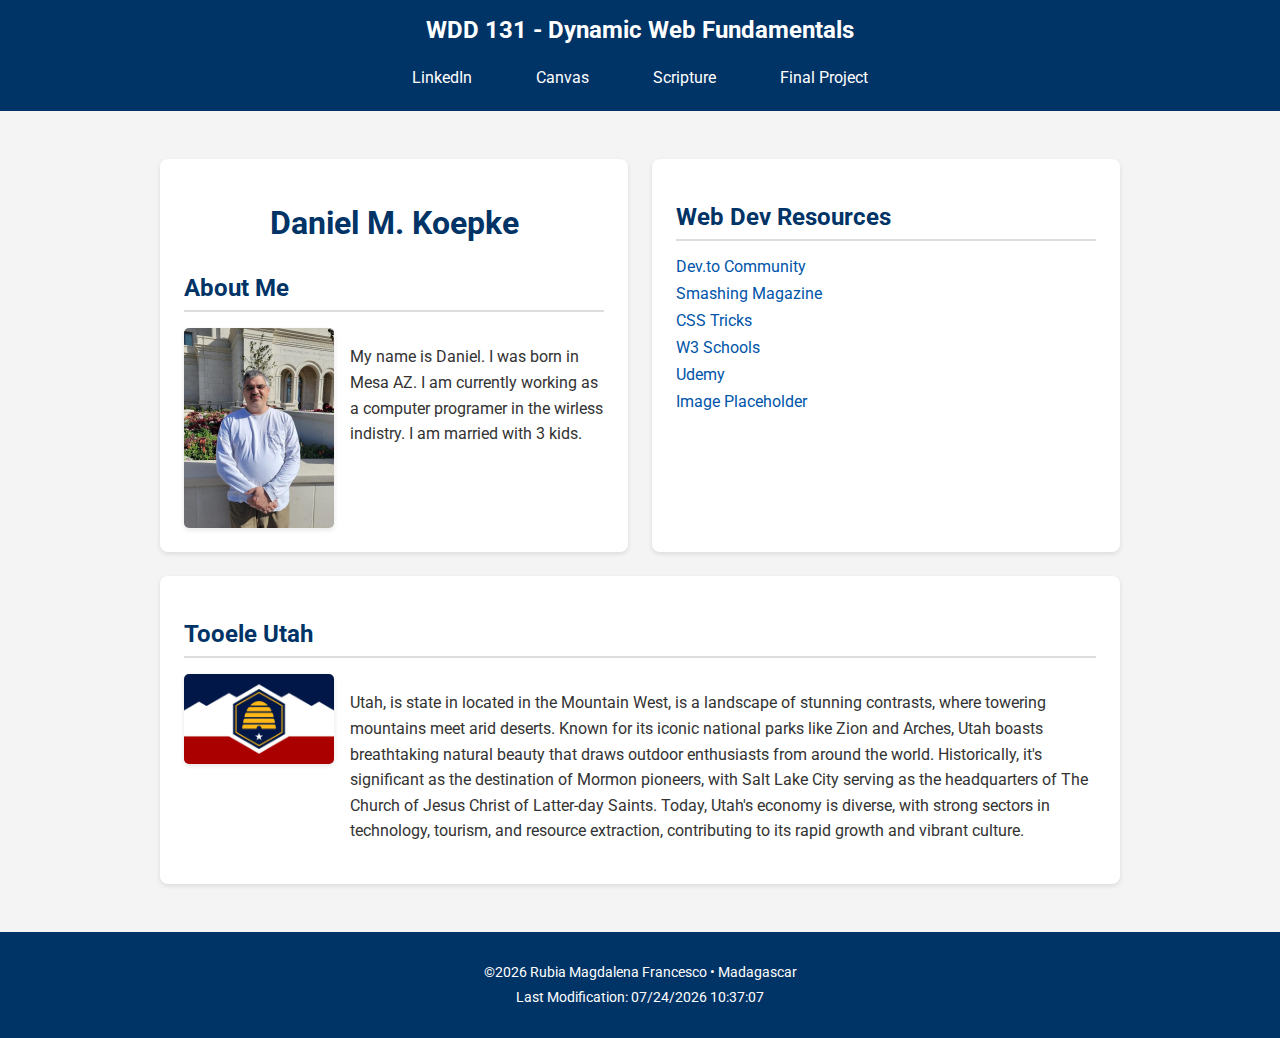
<file: index.html>
﻿<!DOCTYPE html>
<html lang="en">
<head>
    <meta charset="UTF-8">
    <meta name="viewport" content="width=device-width, initial-scale=1.0">
    <title>WDD 131 – Dynamic Web Fundamentals – Daniel M. Koepke</title>
    <meta name="description" content="WDD 131 – Dynamic Web Fundamentals - Daniel M. Koepke. A personal home page showcasing basic HTML, CSS, and JavaScript skills.">
    <meta name="author" content="Daniel M. Koepke">
    <link rel="stylesheet" href="styles/base.css">
    <script src="scripts/getdates.js" defer></script>
    <link href="https://fonts.googleapis.com/css2?family=Roboto:wght@400;700&family=Lora:wght@400;700&display=swap" rel="stylesheet">
</head>
<body>
    <header>
        <span id="course-title">WDD 131 - Dynamic Web Fundamentals</span>
        <nav>
            <a href="https://www.linkedin.com/" target="_blank">LinkedIn</a>
            <a href="https://byupw.instructure.com/" target="_blank">Canvas</a>
            <a href="https://www.churchofjesuschrist.org/study/scriptures/bofm/1-ne/3?lang=eng&id=p7#p7" target="_blank">Scripture</a>
            <a href="finalproject/index.html">Final Project</a>
        </nav>
    </header>
    <main>
        <section class="card">
            <h1>Daniel M. Koepke</h1>
            <h2>About Me</h2>
            <div class="card-content">
                <p>My name is Daniel. I was born in Mesa AZ. I am currently working as a computer programer in the wirless indistry. I am married with 3 kids.</p>
                <img src="images/profile.jpg" alt="Daniel M. Koepke portrait" width="200" height="200">
            </div>
        </section>
        <section class="card">
            <h2>Web Dev Resources</h2>
            <ul>
                <li><a href="https://dev.to/" target="_blank">Dev.to Community</a></li>
                <li><a href="https://www.smashingmagazine.com/" target="_blank">Smashing Magazine</a></li>
                <li><a href="https://www.css-tricks.com/" target="_blank">CSS Tricks</a></li>
                <li><a href="https://www.w3schools.com/" target="_blank">W3 Schools</a></li>
                <li><a href="https://www.udemy.com/" target="_blank">Udemy</a></li>
                <li><a href="https://placeholder.com/" target="_blank">Image Placeholder</a></li>
            </ul>
        </section>
        <section class="card">
            <h2>Tooele Utah</h2>
            <div class="card-content">
                <img src="images/Flag_of_Utah.png" alt="Official Flag of Madagascar" width="150" height="100">
                <p>
                    Utah, is state in located in the Mountain West, is a landscape of stunning contrasts, where towering mountains meet arid deserts.
                    Known for its iconic national parks like Zion and Arches,
                    Utah boasts breathtaking natural beauty that draws outdoor enthusiasts from around the world. Historically,
                    it's significant as the destination of Mormon pioneers,
                    with Salt Lake City serving as the headquarters of The Church of Jesus Christ of Latter-day Saints.
                    Today, Utah's economy is diverse, with strong sectors in technology, tourism, and resource extraction,
                    contributing to its rapid growth and vibrant culture.
                </p>
            </div>
        </section>
    </main>
    <footer>
        <p>&copy;<span id="currentyear"></span> Rubia Magdalena Francesco &#x2022; Madagascar</p>
        <p id="lastModified"></p>
    </footer>
</body>
</html>
</file>
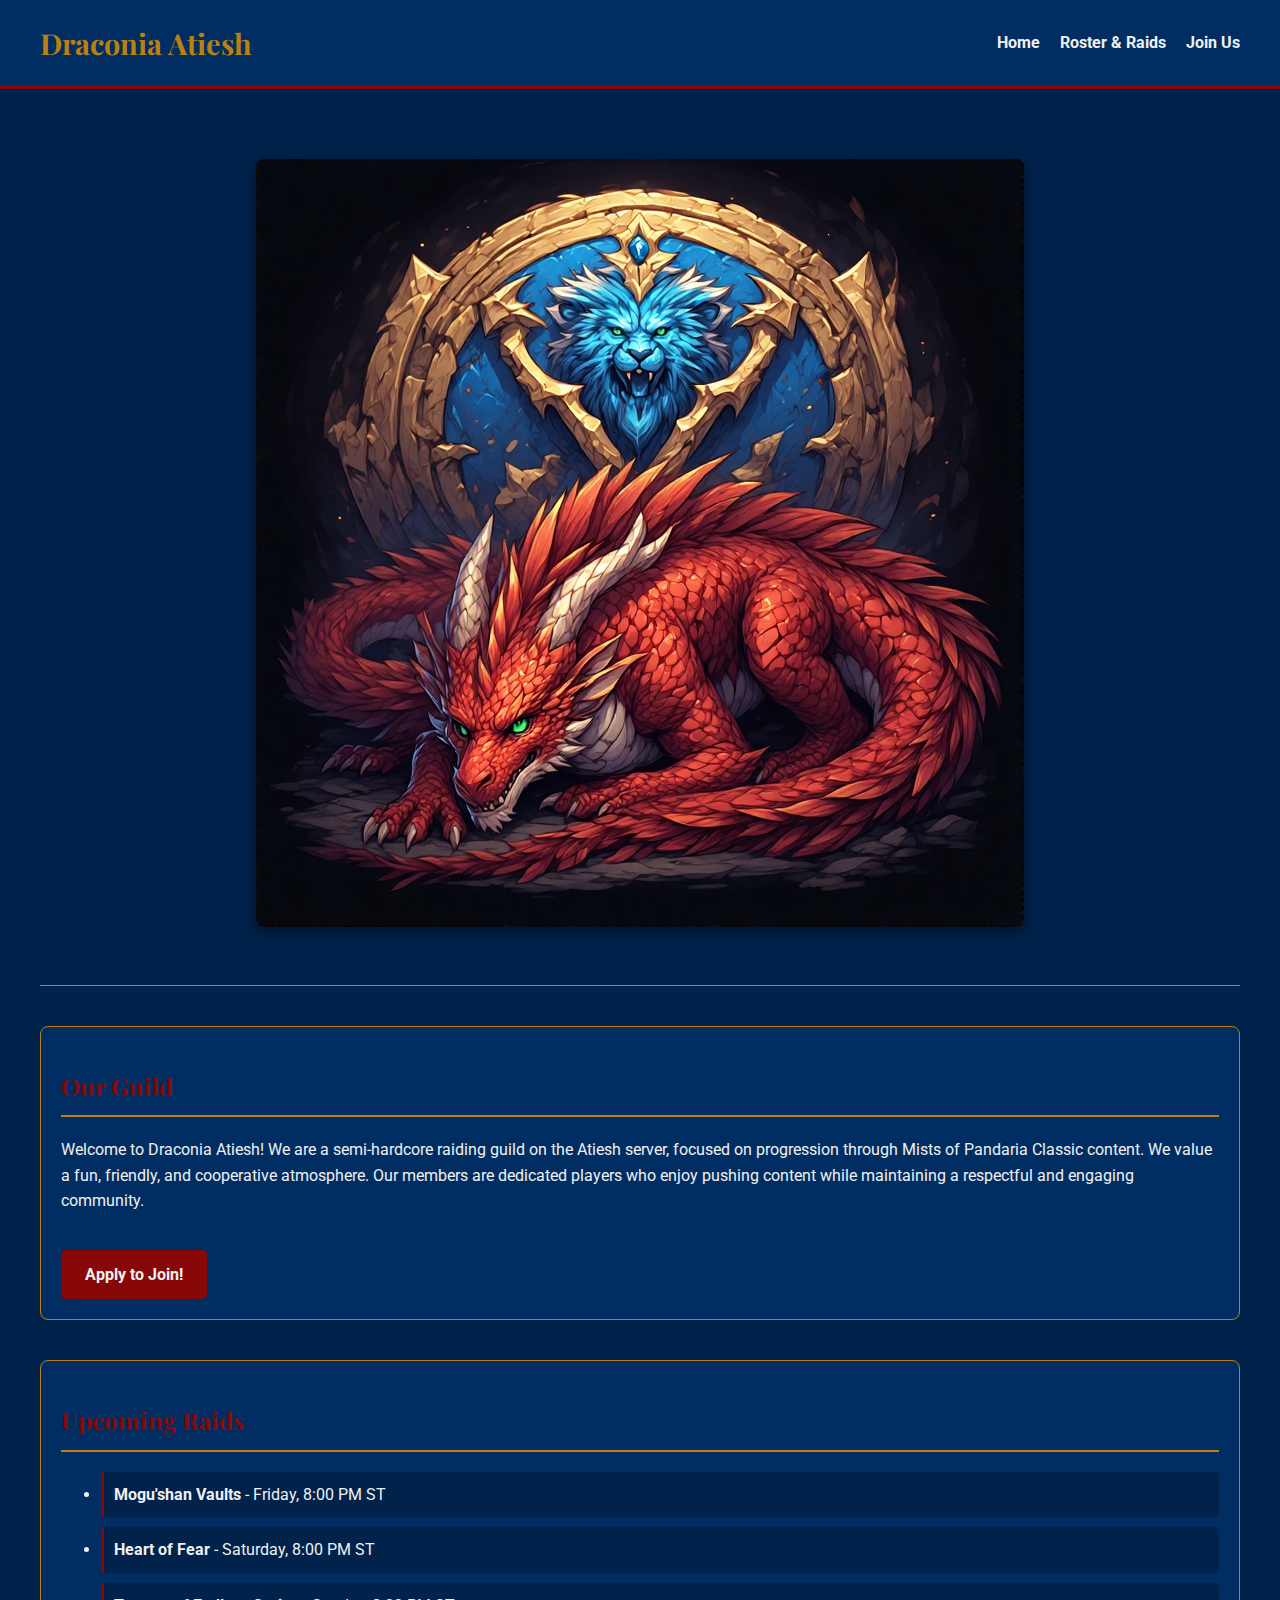
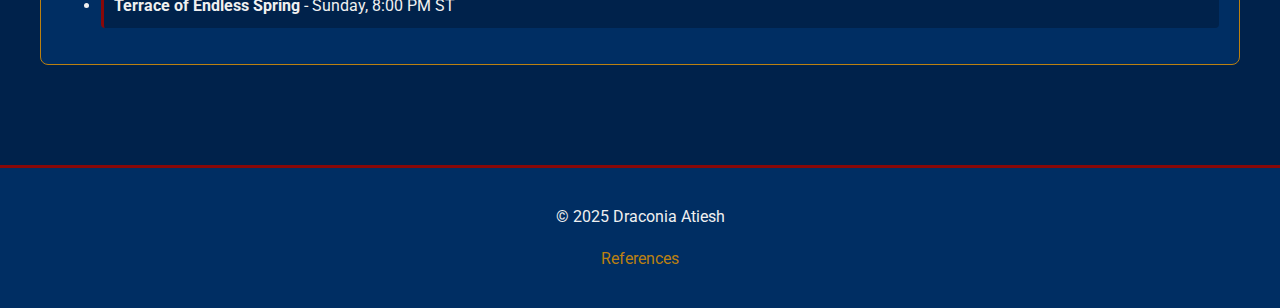
<file: draconia/index.html>
﻿<!DOCTYPE html>
<html lang="en">
<head>
    <meta charset="UTF-8">
    <meta name="viewport" content="width=device-width, initial-scale=1.0">
    <title>Draconia Atiesh - Guild Home</title>
    <!-- Google Fonts for typography -->
    <link rel="preconnect" href="https://fonts.googleapis.com">
    <link rel="preconnect" href="https://fonts.gstatic.com" crossorigin>
    <link href="https://fonts.googleapis.com/css2?family=Playfair+Display:wght@700&family=Roboto:wght@400;700&display=swap" rel="stylesheet">

    <!-- Link to the external stylesheet -->
    <link rel="stylesheet" href="styles/style.css">
</head>
<body>

    <header>
        <div class="logo">
            <h1>Draconia Atiesh</h1>
        </div>
        <nav>
            <ul>
                <li><a href="index.html">Home</a></li>
                <li><a href="roster.html">Roster & Raids</a></li>
                <li><a href="join.html">Join Us</a></li>
            </ul>
        </nav>
    </header>

    <main class="container">
        <section class="hero">
            <img src="images/Gild_Crest.jfif" alt="Draconia Atiesh Guild Crest">
        </section>

        <section class="content-section">
            <article class="guild-info">
                <h2>Our Guild</h2>
                <p>
                    Welcome to Draconia Atiesh! We are a semi-hardcore raiding guild on the Atiesh server,
                    focused on progression through Mists of Pandaria Classic content. We value a fun,
                    friendly, and cooperative atmosphere. Our members are dedicated players who enjoy
                    pushing content while maintaining a respectful and engaging community.
                </p>
                <a href="join.html" class="cta-button">Apply to Join!</a>
            </article>

            <aside class="raid-info">
                <h2>Upcoming Raids</h2>
                <ul class="raid-list">
                    <li><strong>Mogu'shan Vaults</strong> - Friday, 8:00 PM ST</li>
                    <li><strong>Heart of Fear</strong> - Saturday, 8:00 PM ST</li>
                    <li><strong>Terrace of Endless Spring</strong> - Sunday, 8:00 PM ST</li>
                </ul>
            </aside>
        </section>
    </main>

    <footer>
        <p>&copy; 2025 Draconia Atiesh</p>
        <p><a href="references.html">References</a></p>
    </footer>

</body>
</html>
</file>
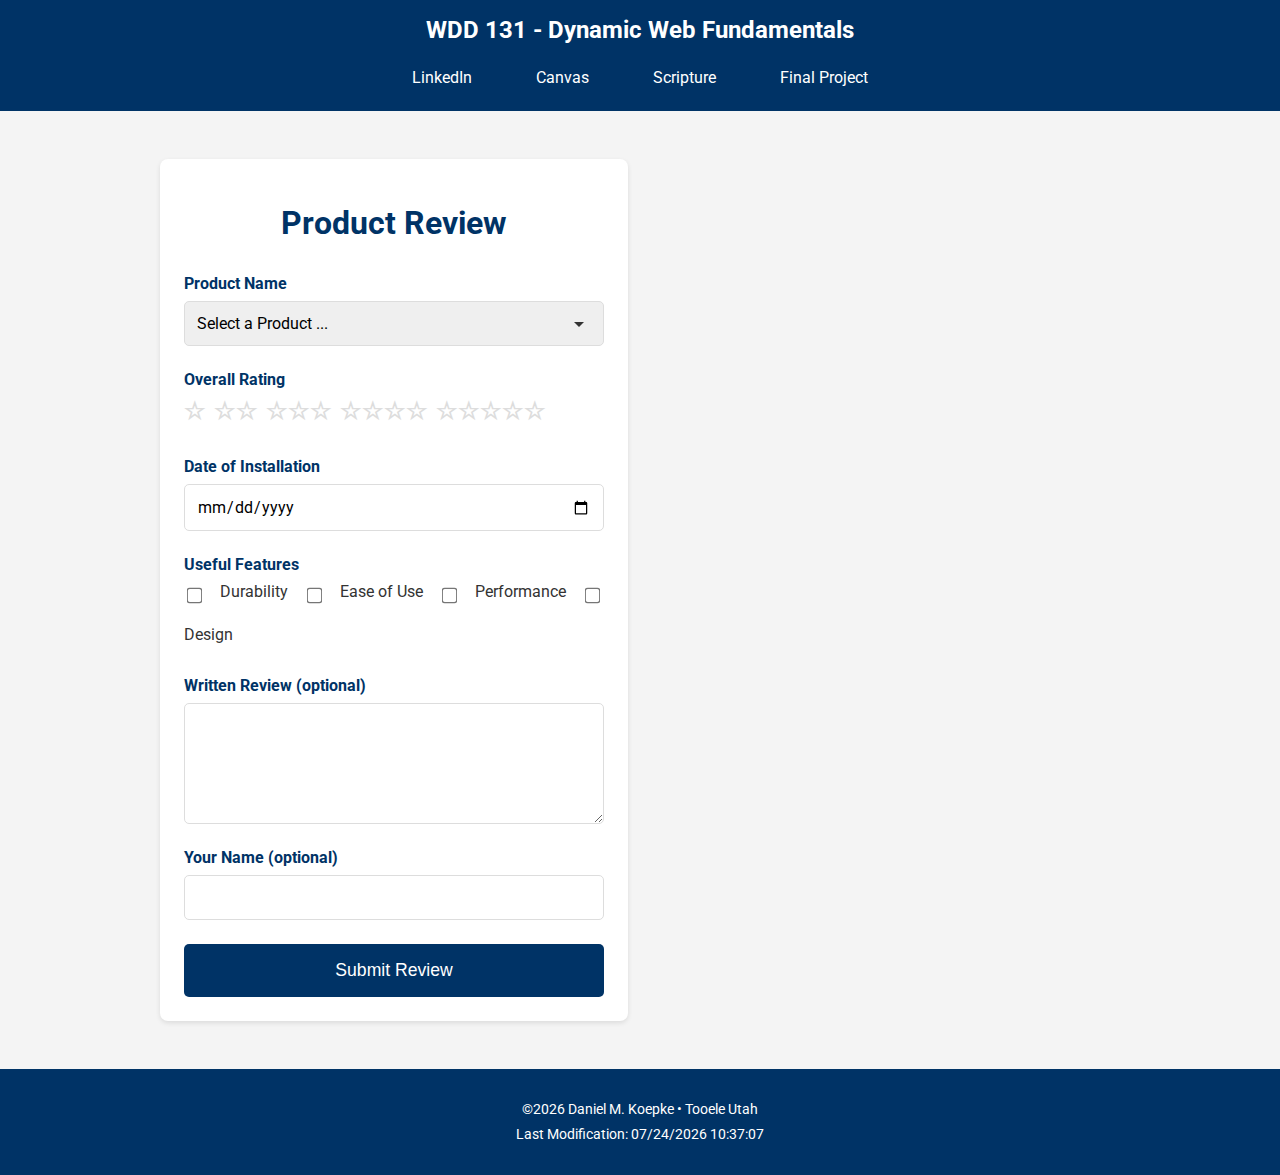
<file: form.html>
﻿<!DOCTYPE html>
<html lang="en">
<head>
    <meta charset="UTF-8">
    <meta name="viewport" content="width=device-width, initial-scale=1.0">
    <title>WDD 131 - Product Review Form</title>
    <meta name="description" content="Product review form for WDD 131 Dynamic Web Fundamentals.">
    <meta name="author" content="Daniel M. Koepke">
    <link rel="stylesheet" href="styles/base.css">
    <link rel="stylesheet" href="styles/form.css">
    <link href="https://fonts.googleapis.com/css2?family=Roboto:wght@400;700&family=Lora:wght@400;700&display=swap" rel="stylesheet">
    <script src="scripts/form.js" defer></script>
</head>
<body>
    <header>
        <span id="course-title">WDD 131 - Dynamic Web Fundamentals</span>
        <nav>
            <a href="https://www.linkedin.com/" target="_blank">LinkedIn</a>
            <a href="https://byupw.instructure.com/" target="_blank">Canvas</a>
            <a href="https://www.churchofjesuschrist.org/study/scriptures/bofm/1-ne/3?lang=eng&id=p7#p7" target="_blank">Scripture</a>
            <a href="finalproject/index.html">Final Project</a>
        </nav>
    </header>
    <main>
        <section class="card">
            <h1>Product Review</h1>
            <form method="get" action="review.html">
                <div class="form-group">
                    <label for="product-name">Product Name</label>
                    <select id="product-name" name="product-name" required></select>
                </div>

                <div class="form-group">
                    <label for="overall-rating">Overall Rating</label>
                    <div class="rating-group" id="overall-rating">
                        <input type="radio" id="rating-1" name="overall-rating" value="1" required>
                        <label for="rating-1">☆</label>
                        <input type="radio" id="rating-2" name="overall-rating" value="2">
                        <label for="rating-2">☆☆</label>
                        <input type="radio" id="rating-3" name="overall-rating" value="3">
                        <label for="rating-3">☆☆☆</label>
                        <input type="radio" id="rating-4" name="overall-rating" value="4">
                        <label for="rating-4">☆☆☆☆</label>
                        <input type="radio" id="rating-5" name="overall-rating" value="5">
                        <label for="rating-5">☆☆☆☆☆</label>
                    </div>
                </div>

                <div class="form-group">
                    <label for="install-date">Date of Installation</label>
                    <input type="date" id="install-date" name="install-date" required>
                </div>

                <div class="form-group">
                    <label>Useful Features</label>
                    <div class="checkbox-group">
                        <input type="checkbox" id="feature-durability" name="useful-feature" value="durability">
                        <label for="feature-durability">Durability</label>

                        <input type="checkbox" id="feature-ease-of-use" name="useful-feature" value="ease-of-use">
                        <label for="feature-ease-of-use">Ease of Use</label>

                        <input type="checkbox" id="feature-performance" name="useful-feature" value="performance">
                        <label for="feature-performance">Performance</label>

                        <input type="checkbox" id="feature-design" name="useful-feature" value="design">
                        <label for="feature-design">Design</label>
                    </div>
                </div>

                <div class="form-group">
                    <label for="written-review">Written Review (optional)</label>
                    <textarea id="written-review" name="written-review" rows="5"></textarea>
                </div>

                <div class="form-group">
                    <label for="user-name">Your Name (optional)</label>
                    <input type="text" id="user-name" name="user-name">
                </div>

                <input type="submit" value="Submit Review">
            </form>
        </section>
    </main>
    <footer>
        <p>&copy;<span id="currentyear"></span> Daniel M. Koepke &#x2022; Tooele Utah</p>
        <p id="lastModified"></p>
    </footer>
    <script src="scripts/getdates.js"></script>
</body>
</html>
</file>
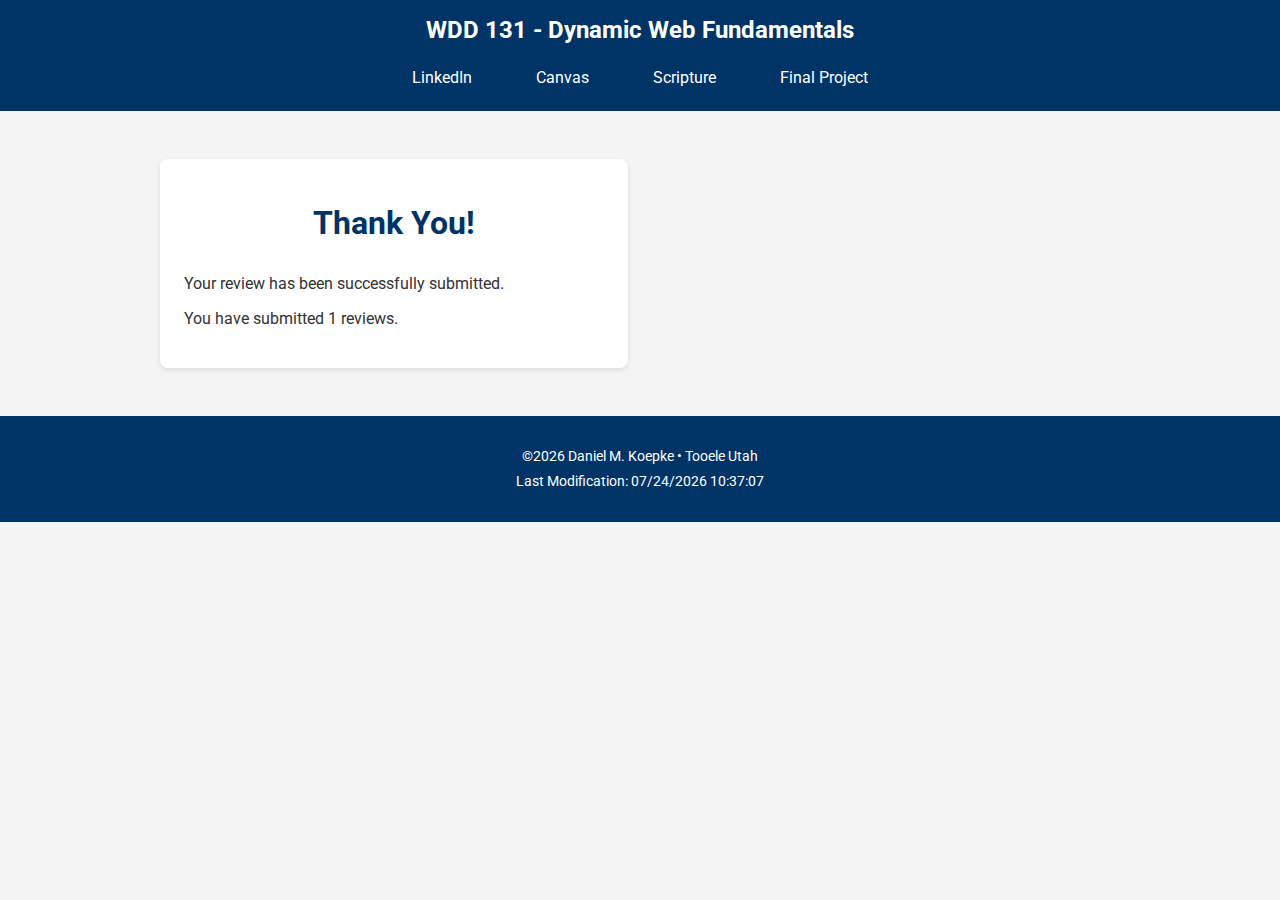
<file: review.html>
﻿<!DOCTYPE html>
<html lang="en">
<head>
    <meta charset="UTF-8">
    <meta name="viewport" content="width=device-width, initial-scale=1.0">
    <title>WDD 131 - Review Confirmation</title>
    <meta name="description" content="Review submission confirmation page.">
    <meta name="author" content="Daniel M. Koepke">
    <link rel="stylesheet" href="styles/base.css">
    <link rel="stylesheet" href="styles/form.css">
    <link href="https://fonts.googleapis.com/css2?family=Roboto:wght@400;700&family=Lora:wght@400;700&display=swap" rel="stylesheet">
    <script src="scripts/review.js" defer></script>
</head>
<body>
    <header>
        <span id="course-title">WDD 131 - Dynamic Web Fundamentals</span>
        <nav>
            <a href="https://www.linkedin.com/" target="_blank">LinkedIn</a>
            <a href="https://byupw.instructure.com/" target="_blank">Canvas</a>
            <a href="https://www.churchofjesuschrist.org/study/scriptures/bofm/1-ne/3?lang=eng&id=p7#p7" target="_blank">Scripture</a>
            <a href="finalproject/index.html">Final Project</a>
        </nav>
    </header>
    <main>
        <section class="card">
            <h1>Thank You!</h1>
            <p>Your review has been successfully submitted.</p>
            <p>You have submitted <span id="review-count">0</span> reviews.</p>
        </section>
    </main>
    <footer>
        <p>&copy;<span id="currentyear"></span> Daniel M. Koepke &#x2022; Tooele Utah</p>
        <p id="lastModified"></p>
    </footer>
    <script src="scripts/getdates.js"></script>
</body>
</html>
</file>
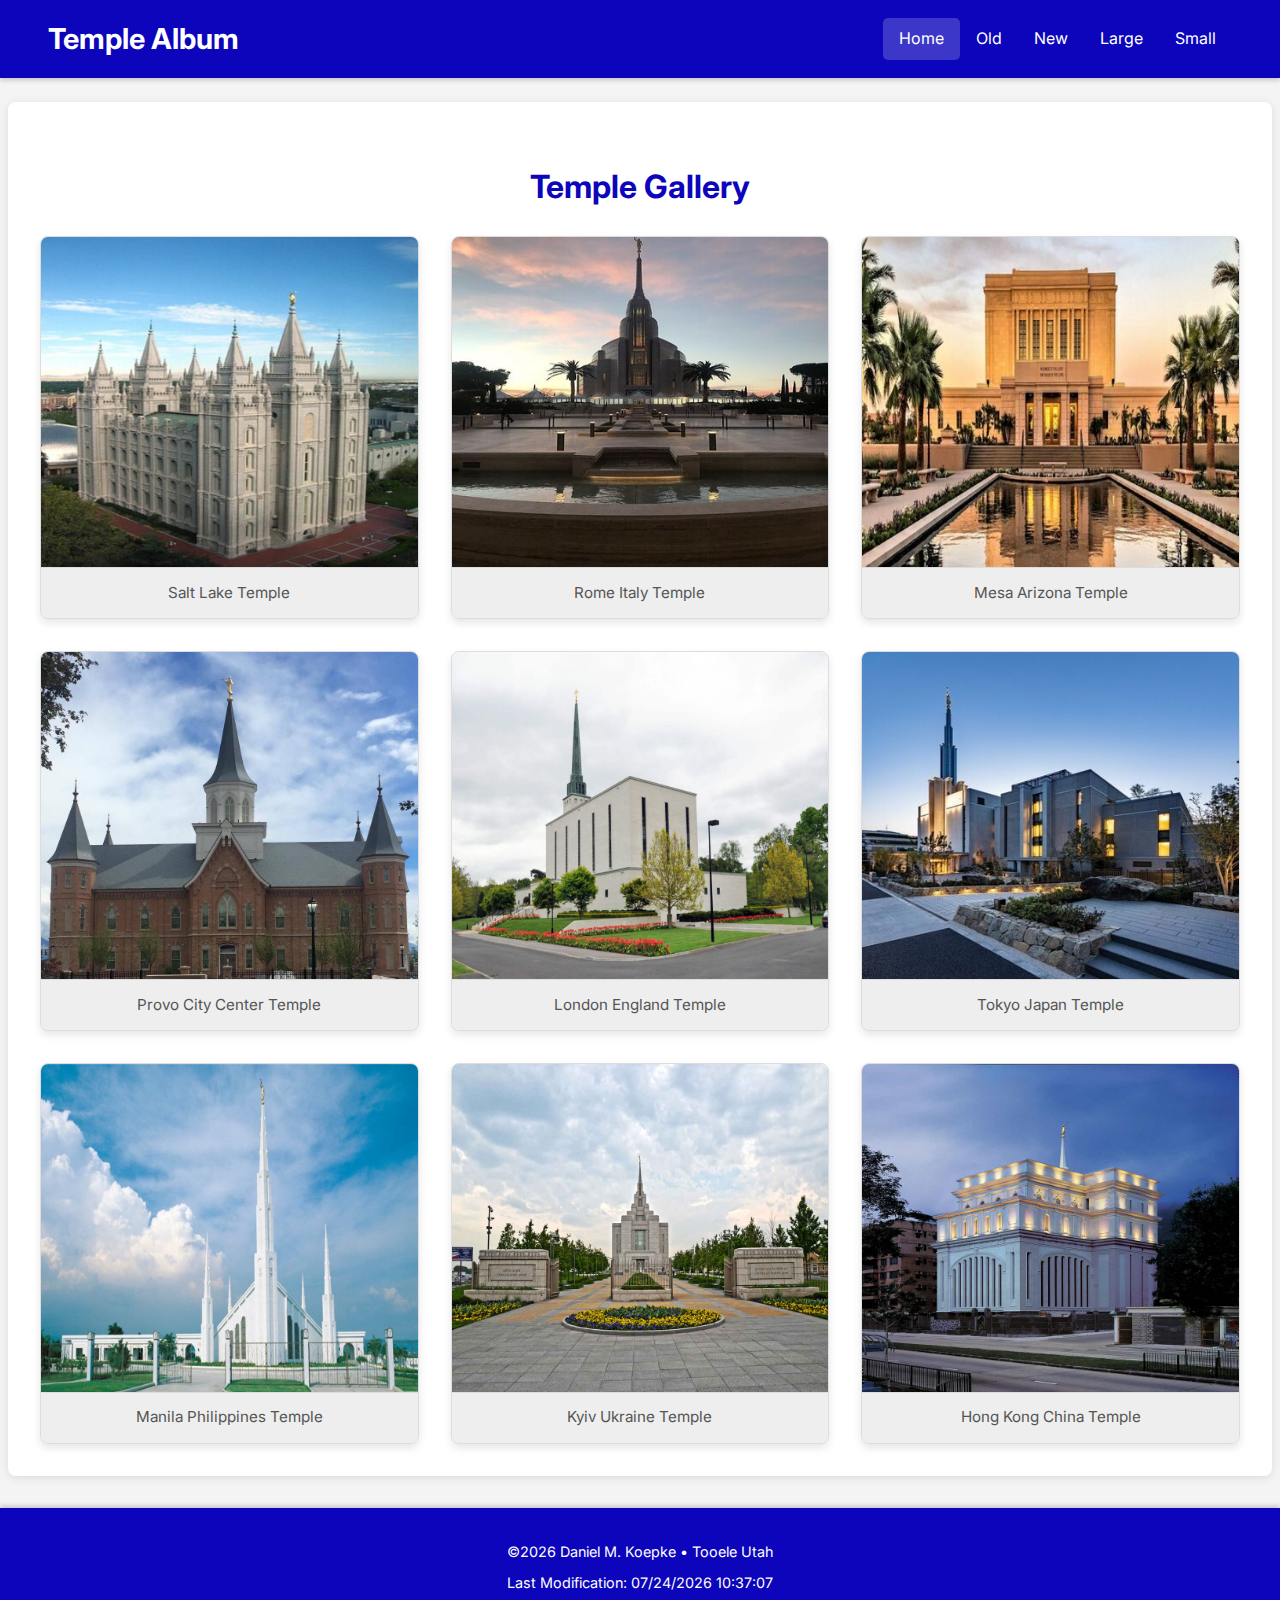
<file: temples.html>
﻿<!DOCTYPE html>
<html lang="en">
<head>
    <meta charset="UTF-8">
    <meta name="viewport" content="width=device-width, initial-scale=1.0">
    <title>Temple Album</title>
    <link rel="preconnect" href="https://fonts.googleapis.com">
    <link rel="preconnect" href="https://fonts.gstatic.com" crossorigin>
    <link href="https://fonts.googleapis.com/css2?family=Inter:wght@300;400;700&display=swap" rel="stylesheet">
    <link rel="stylesheet" href="styles/temples.css">
    <link rel="stylesheet" href="styles/temples-large.css">
    <link rel="stylesheet" href="https://cdnjs.cloudflare.com/ajax/libs/font-awesome/6.0.0-beta3/css/all.min.css">
    <script src="scripts/getdates.js" defer></script>
    <script src="scripts/temples.js" defer></script>
</head>
<body>
    <header>
        <h1>Temple Album</h1>
        <button class="hamburger" aria-label="Toggle navigation menu">
            <i class="fa-solid fa-bars"></i>
        </button>
        <nav>
            <a href="#" class="active">Home</a>
            <a href="#">Old</a>
            <a href="#">New</a>
            <a href="#">Large</a>
            <a href="#">Small</a>
        </nav>
    </header>

    <main>
        <h2>Temple Gallery</h2>
        <div class="gallery">
            <figure>
                <img src=images/Salt_Lake_Temple.jpg alt="Salt Lake Temple" loading="lazy">
                <figcaption>Salt Lake Temple</figcaption>
            </figure>
            <figure>
                <img src=images/Rome_Temple.jpg alt="Rome Italy Temple" loading="lazy">
                <figcaption>Rome Italy Temple</figcaption>
            </figure>
            <figure>
                <img src="images/Mesa-Temple.jpg" alt="Mesa Arizona Temple" loading="lazy">
                <figcaption>Mesa Arizona Temple</figcaption>
            </figure>
            <figure>
                <img src=images/Provo_City_Center_Temple.jpg alt="Provo City Center Temple" loading="lazy">
                <figcaption>Provo City Center Temple</figcaption>
            </figure>
            <figure>
                <img src=images/London_Temple.jpg alt="London England Temple" loading="lazy">
                <figcaption>London England Temple</figcaption>
            </figure>
            <figure>
                <img src=images/Tokyo-Japan-Temple.jpg alt="Tokyo Japan Temple" loading="lazy">
                <figcaption>Tokyo Japan Temple</figcaption>
            </figure>
            <figure>
                <img src=images/Manila_Philippines_Temple.jpeg alt="Manila Philippines Temple" loading="lazy">
                <figcaption>Manila Philippines Temple</figcaption>
            </figure>
            <figure>
                <img src=images/Kyiv_Ukraine_Temple.jpg alt="Kyiv Ukraine Temple" loading="lazy">
                <figcaption>Kyiv Ukraine Temple</figcaption>
            </figure>
            <figure>
                <img src=images/Hong_Kong_Temple.jpg alt="Hong Kong China Temple" loading="lazy">
                <figcaption>Hong Kong China Temple</figcaption>
            </figure>
        </div>
    </main>

    <footer>
        <p>&copy;<span id="currentyear"></span> Daniel M. Koepke &#x2022; Tooele Utah</p>
        <p id="lastModified"></p>
    </footer>
</body>
</html>
</file>
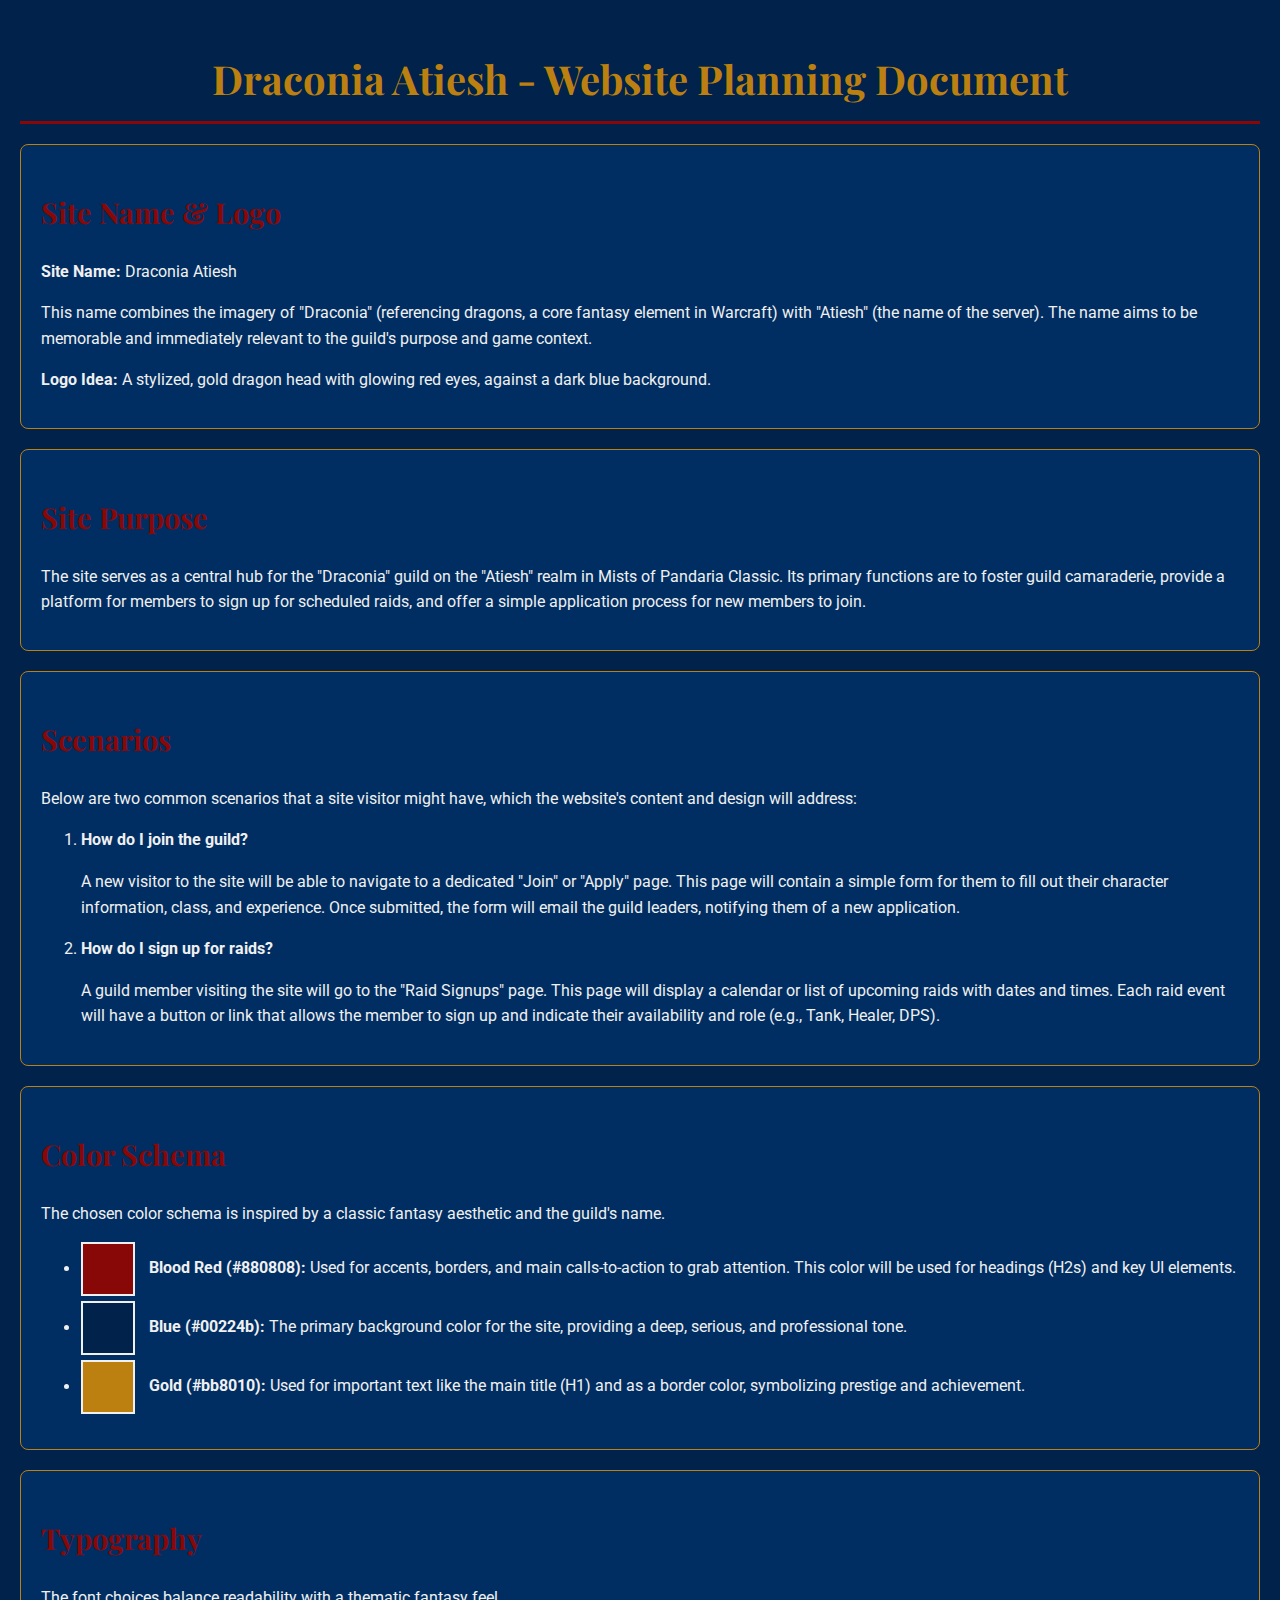
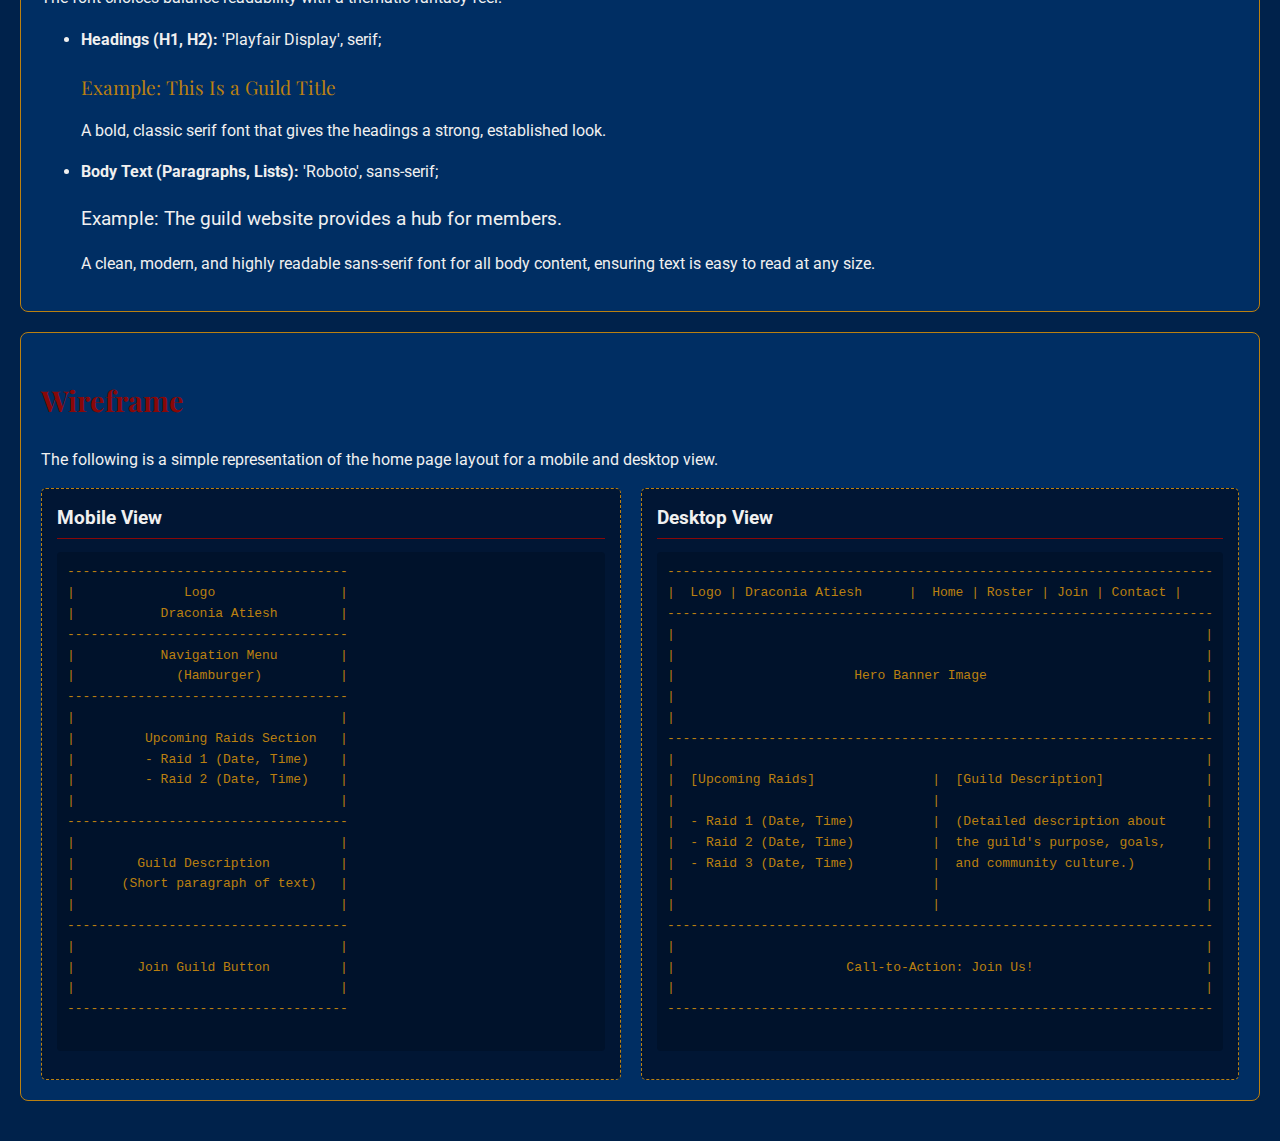
<file: website-planning-document.html>
﻿<!DOCTYPE html>
<html lang="en">
<head>
    <meta charset="UTF-8">
    <meta name="viewport" content="width=device-width, initial-scale=1.0">
    <title>Draconia Atiesh - Website Plan</title>
    <!-- Google Fonts for typography -->
    <link rel="preconnect" href="https://fonts.googleapis.com">
    <link rel="preconnect" href="https://fonts.gstatic.com" crossorigin>
    <link href="https://fonts.googleapis.com/css2?family=Playfair+Display:wght@700&family=Roboto:wght@400;700&display=swap" rel="stylesheet">

    <style>
        /* Define color variables for easy use */
        :root {
            --blood-red: #880808;
            --dark-blue: #00224b;
            --gold: #bb8010;
            --light-text: #f0f0f0;
        }

        /* General Body Styling */
        body {
            font-family: 'Roboto', sans-serif;
            background-color: var(--dark-blue);
            color: var(--light-text);
            line-height: 1.6;
            margin: 0;
            padding: 20px;
        }

        /* Headings Styling */
        h1, h2, h3 {
            font-family: 'Playfair Display', serif;
            color: var(--gold);
        }

        h1 {
            font-size: 2.5rem;
            text-align: center;
            border-bottom: 3px solid var(--blood-red);
            padding-bottom: 10px;
            margin-bottom: 20px;
        }

        h2 {
            font-size: 1.8rem;
            color: var(--blood-red);
        }

        /* Paragraphs and Lists */
        p, ul {
            margin-bottom: 15px;
        }

        li {
            margin-bottom: 5px;
        }

        /* Content Sections */
        .section {
            background-color: #002e63; /* A slightly lighter blue for contrast */
            padding: 20px;
            border-radius: 8px;
            margin-bottom: 20px;
            border: 1px solid var(--gold);
        }

        /* Color Schema and Typography section styling */
        .color-box {
            display: inline-block;
            width: 50px;
            height: 50px;
            margin-right: 10px;
            border: 2px solid var(--light-text);
            vertical-align: middle;
        }

        .red-box {
            background-color: var(--blood-red);
        }

        .blue-box {
            background-color: var(--dark-blue);
        }

        .gold-box {
            background-color: var(--gold);
        }

        .font-example {
            font-size: 1.2rem;
            margin-bottom: 10px;
        }

        /* Wireframe Styling */
        .wireframe-container {
            display: flex;
            flex-wrap: wrap;
            gap: 20px;
        }

        .wireframe-box {
            background-color: #011634; /* A very dark blue */
            border: 1px dashed var(--gold);
            padding: 15px;
            border-radius: 5px;
            flex: 1 1 300px; /* Flexbox for responsive layout */
        }

            .wireframe-box h3 {
                margin-top: 0;
                color: var(--light-text);
                font-family: 'Roboto', sans-serif;
                border-bottom: 1px solid var(--blood-red);
                padding-bottom: 5px;
                margin-bottom: 10px;
            }

        pre {
            background-color: #00122b;
            color: var(--gold);
            padding: 10px;
            border-radius: 4px;
            overflow-x: auto;
        }
    </style>
</head>
<body>

    <h1>Draconia Atiesh - Website Planning Document</h1>

    <div class="section">
        <h2>Site Name & Logo</h2>
        <p><strong>Site Name:</strong> Draconia Atiesh</p>
        <p>This name combines the imagery of "Draconia" (referencing dragons, a core fantasy element in Warcraft) with "Atiesh" (the name of the server). The name aims to be memorable and immediately relevant to the guild's purpose and game context.</p>
        <p><strong>Logo Idea:</strong> A stylized, gold dragon head with glowing red eyes, against a dark blue background.</p>
    </div>

    <div class="section">
        <h2>Site Purpose</h2>
        <p>The site serves as a central hub for the "Draconia" guild on the "Atiesh" realm in Mists of Pandaria Classic. Its primary functions are to foster guild camaraderie, provide a platform for members to sign up for scheduled raids, and offer a simple application process for new members to join.</p>
    </div>

    <div class="section">
        <h2>Scenarios</h2>
        <p>Below are two common scenarios that a site visitor might have, which the website's content and design will address:</p>
        <ol>
            <li>
                <p><strong>How do I join the guild?</strong></p>
                <p>A new visitor to the site will be able to navigate to a dedicated "Join" or "Apply" page. This page will contain a simple form for them to fill out their character information, class, and experience. Once submitted, the form will email the guild leaders, notifying them of a new application.</p>
            </li>
            <li>
                <p><strong>How do I sign up for raids?</strong></p>
                <p>A guild member visiting the site will go to the "Raid Signups" page. This page will display a calendar or list of upcoming raids with dates and times. Each raid event will have a button or link that allows the member to sign up and indicate their availability and role (e.g., Tank, Healer, DPS).</p>
            </li>
        </ol>
    </div>

    <div class="section">
        <h2>Color Schema</h2>
        <p>The chosen color schema is inspired by a classic fantasy aesthetic and the guild's name.</p>
        <ul>
            <li>
                <span class="color-box red-box"></span>
                <strong>Blood Red (#880808):</strong> Used for accents, borders, and main calls-to-action to grab attention. This color will be used for headings (H2s) and key UI elements.
            </li>
            <li>
                <span class="color-box blue-box"></span>
                <strong>Blue (#00224b):</strong> The primary background color for the site, providing a deep, serious, and professional tone.
            </li>
            <li>
                <span class="color-box gold-box"></span>
                <strong>Gold (#bb8010):</strong> Used for important text like the main title (H1) and as a border color, symbolizing prestige and achievement.
            </li>
        </ul>
    </div>

    <div class="section">
        <h2>Typography</h2>
        <p>The font choices balance readability with a thematic fantasy feel.</p>
        <ul>
            <li>
                <strong>Headings (H1, H2):</strong> 'Playfair Display', serif;
                <p class="font-example" style="font-family: 'Playfair Display', serif; color: var(--gold);">Example: This Is a Guild Title</p>
                <p>A bold, classic serif font that gives the headings a strong, established look.</p>
            </li>
            <li>
                <strong>Body Text (Paragraphs, Lists):</strong> 'Roboto', sans-serif;
                <p class="font-example" style="font-family: 'Roboto', sans-serif; color: var(--light-text);">Example: The guild website provides a hub for members.</p>
                <p>A clean, modern, and highly readable sans-serif font for all body content, ensuring text is easy to read at any size.</p>
            </li>
        </ul>
    </div>

    <div class="section">
        <h2>Wireframe</h2>
        <p>The following is a simple representation of the home page layout for a mobile and desktop view.</p>
        <div class="wireframe-container">
            <div class="wireframe-box">
                <h3>Mobile View</h3>
                <pre>
------------------------------------
|              Logo                |
|           Draconia Atiesh        |
------------------------------------
|           Navigation Menu        |
|             (Hamburger)          |
------------------------------------
|                                  |
|         Upcoming Raids Section   |
|         - Raid 1 (Date, Time)    |
|         - Raid 2 (Date, Time)    |
|                                  |
------------------------------------
|                                  |
|        Guild Description         |
|      (Short paragraph of text)   |
|                                  |
------------------------------------
|                                  |
|        Join Guild Button         |
|                                  |
------------------------------------
                </pre>
            </div>

            <div class="wireframe-box">
                <h3>Desktop View</h3>
                <pre>
----------------------------------------------------------------------
|  Logo | Draconia Atiesh      |  Home | Roster | Join | Contact |
----------------------------------------------------------------------
|                                                                    |
|                                                                    |
|                       Hero Banner Image                            |
|                                                                    |
|                                                                    |
----------------------------------------------------------------------
|                                                                    |
|  [Upcoming Raids]               |  [Guild Description]             |
|                                 |                                  |
|  - Raid 1 (Date, Time)          |  (Detailed description about     |
|  - Raid 2 (Date, Time)          |  the guild's purpose, goals,     |
|  - Raid 3 (Date, Time)          |  and community culture.)         |
|                                 |                                  |
|                                 |                                  |
----------------------------------------------------------------------
|                                                                    |
|                      Call-to-Action: Join Us!                      |
|                                                                    |
----------------------------------------------------------------------
                </pre>
            </div>
        </div>
    </div>

</body>
</html>
</file>
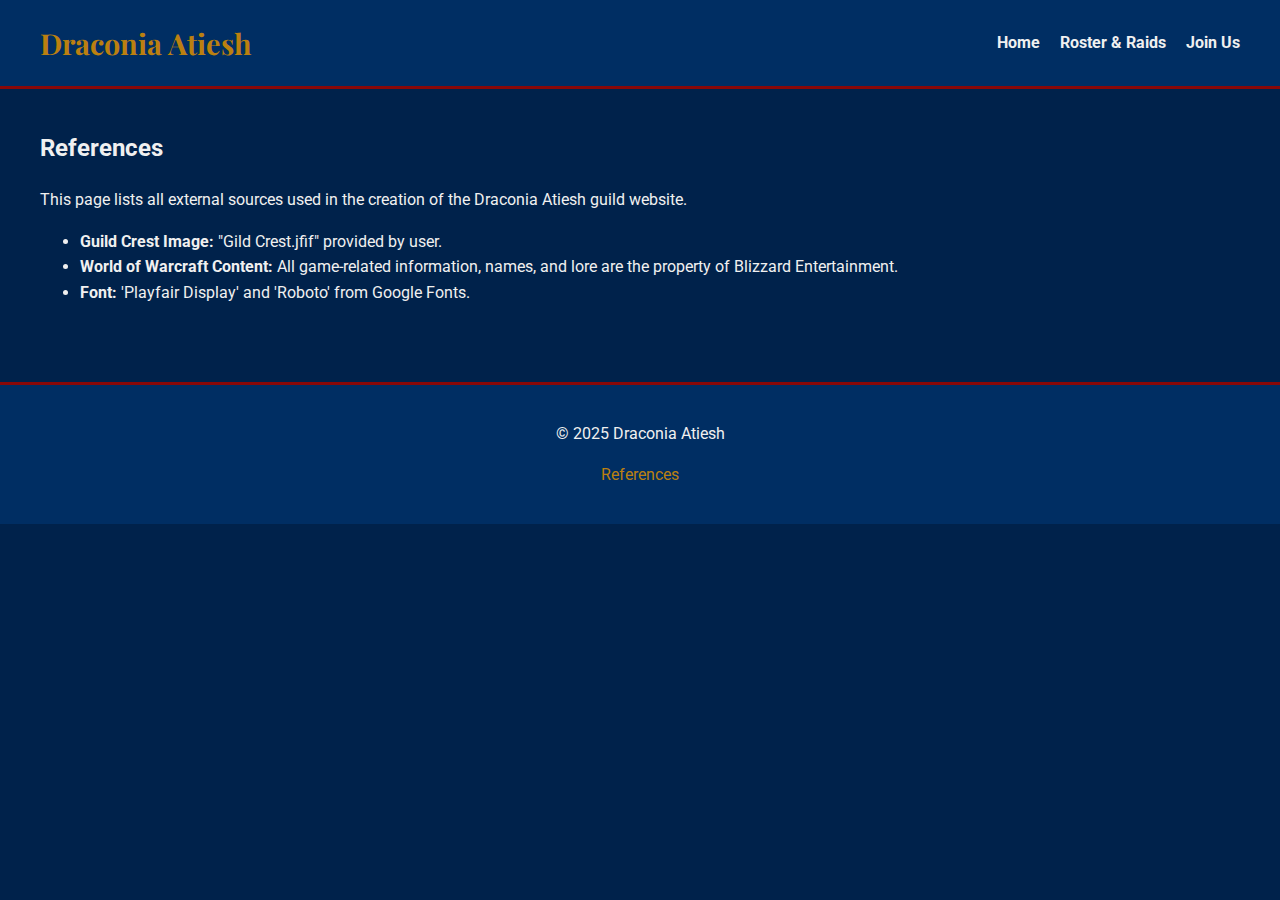
<file: draconia/references.html>
﻿<!DOCTYPE html>
<html lang="en">
<head>
    <meta charset="UTF-8">
    <meta name="viewport" content="width=device-width, initial-scale=1.0">
    <title>Draconia Atiesh - References</title>
    <!-- Google Fonts for typography -->
    <link rel="preconnect" href="https://fonts.googleapis.com">
    <link rel="preconnect" href="https://fonts.gstatic.com" crossorigin>
    <link href="https://fonts.googleapis.com/css2?family=Playfair+Display:wght@700&family=Roboto:wght@400;700&display=swap" rel="stylesheet">

    <!-- Link to the external stylesheet -->
    <link rel="stylesheet" href="styles/style.css">
</head>
<body>

    <header>
        <div class="logo">
            <h1>Draconia Atiesh</h1>
        </div>
        <nav>
            <ul>
                <li><a href="index.html">Home</a></li>
                <li><a href="roster.html">Roster & Raids</a></li>
                <li><a href="join.html">Join Us</a></li>
            </ul>
        </nav>
    </header>

    <main class="container">
        <section class="references-section">
            <h2>References</h2>
            <p>
                This page lists all external sources used in the creation of the Draconia Atiesh guild website.
            </p>
            <ul>
                <li>
                    <strong>Guild Crest Image:</strong> "Gild Crest.jfif" provided by user.
                </li>
                <li>
                    <strong>World of Warcraft Content:</strong> All game-related information, names, and lore are the property of Blizzard Entertainment.
                </li>
                <li>
                    <strong>Font:</strong> 'Playfair Display' and 'Roboto' from Google Fonts.
                </li>
            </ul>
        </section>
    </main>

    <footer>
        <p>&copy; 2025 Draconia Atiesh</p>
        <p><a href="references.html">References</a></p>
    </footer>

</body>
</html>
</file>
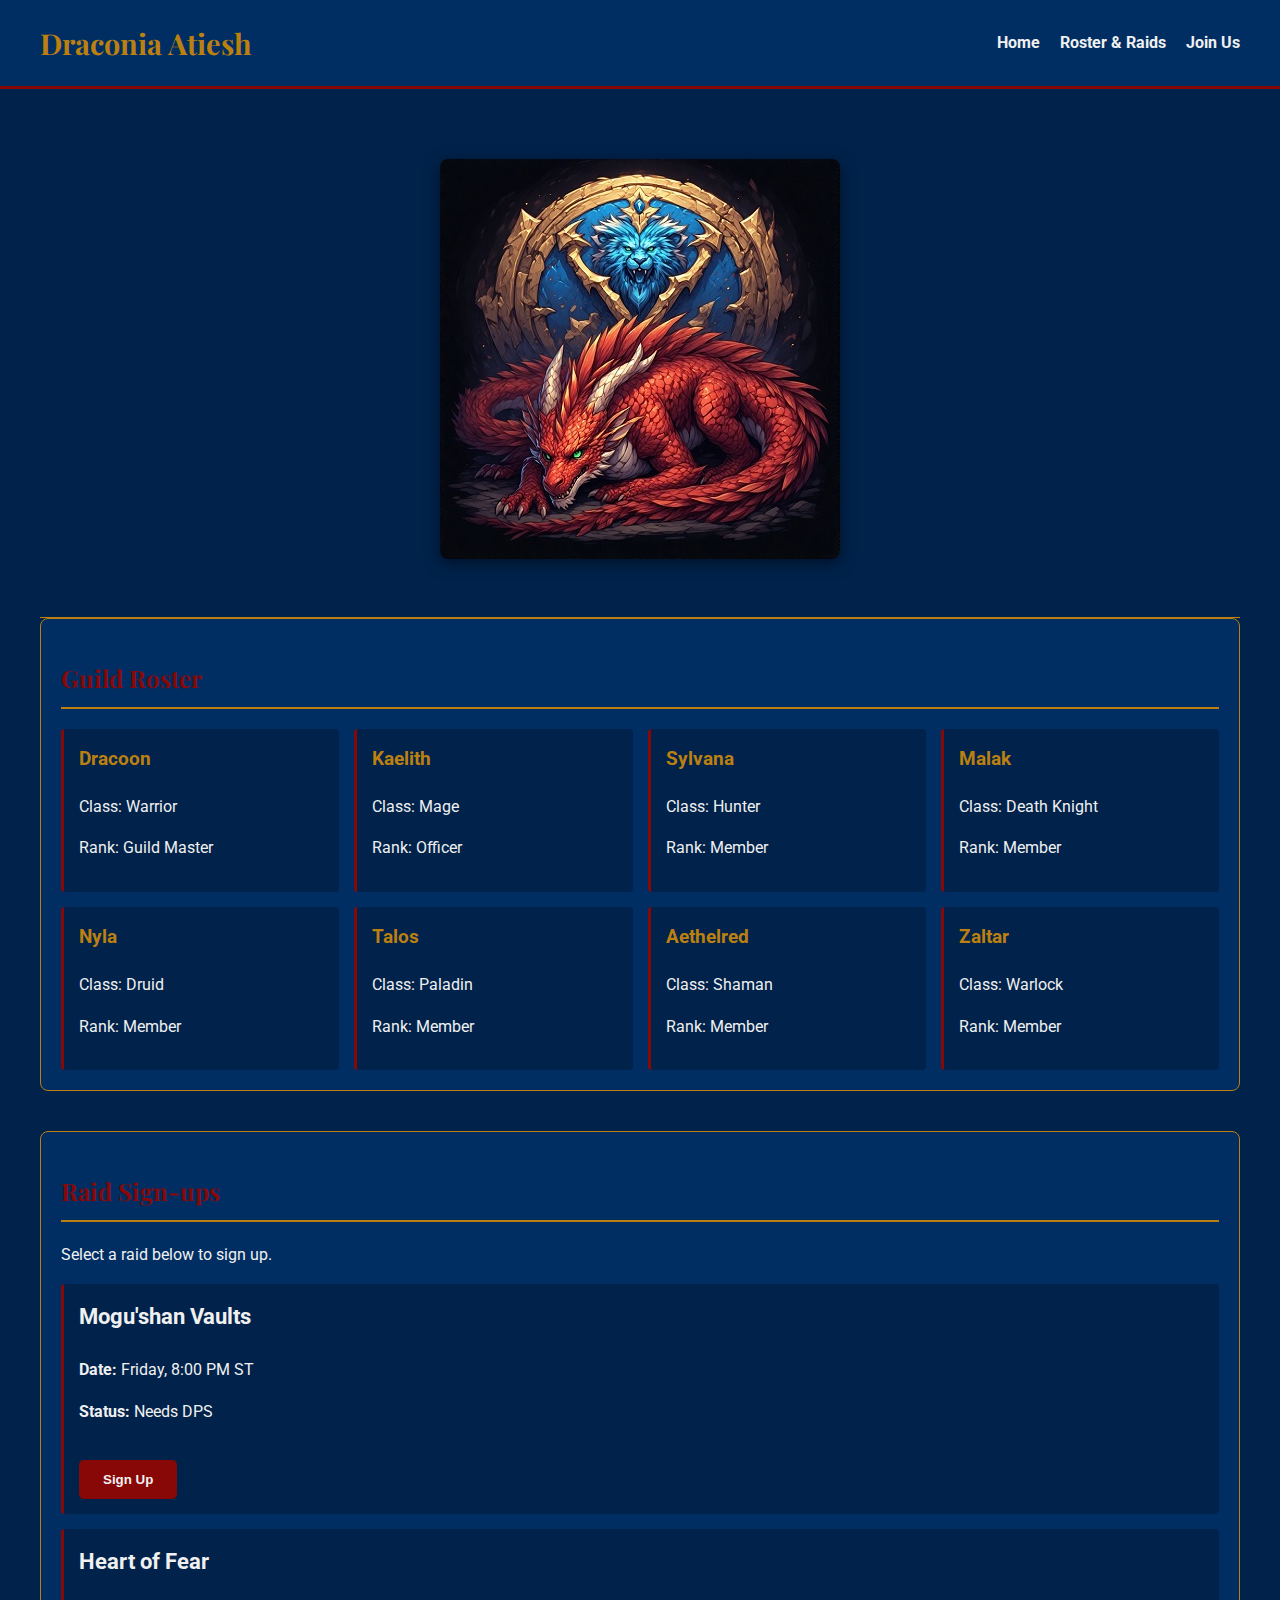
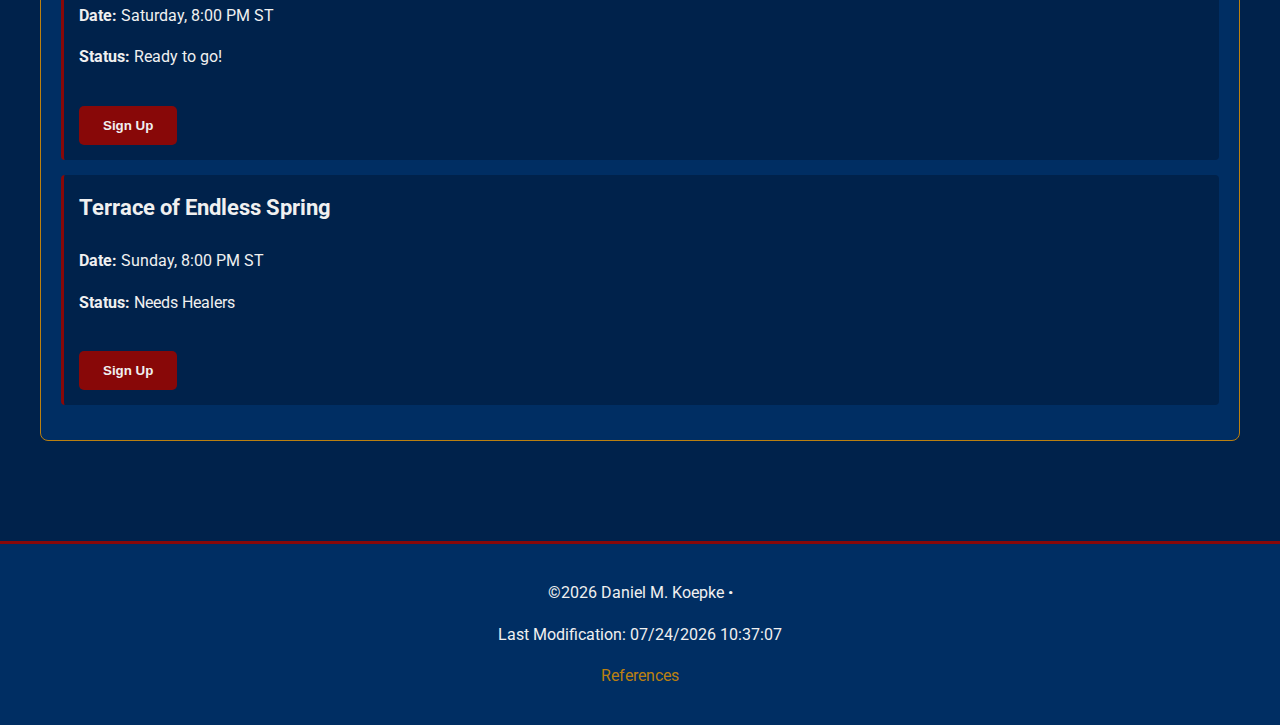
<file: draconia/roster.html>
﻿<!DOCTYPE html>
<html lang="en">
<head>
    <meta charset="UTF-8">
    <meta name="viewport" content="width=device-width, initial-scale=1.0">
    <title>Draconia Atiesh - Roster & Raids</title>
    <link rel="preconnect" href="https://fonts.googleapis.com">
    <link rel="preconnect" href="https://fonts.gstatic.com" crossorigin>
    <link href="https://fonts.googleapis.com/css2?family=Playfair+Display:wght@700&family=Roboto:wght@400;700&display=swap" rel="stylesheet">
    <script src="scripts/roster.js"></script>
    <script src="scripts/getdates.js" defer></script>
    <link rel="stylesheet" href="styles/style.css">
</head>
<body>
    <header>
        <div class="logo">
            <h1>Draconia Atiesh</h1>
        </div>
        <nav>
            <ul>
                <li><a href="index.html">Home</a></li>
                <li><a href="roster.html">Roster & Raids</a></li>
                <li><a href="join.html">Join Us</a></li>
            </ul>
        </nav>
    </header>
    <main class="container">
        <section class="hero">
            <img src="images/Gild_Crest.jpg" alt="Draconia Atiesh Guild Crest" loading="lazy">
        </section>
        <section class="roster-section">
            <h2>Guild Roster</h2>
            <div id="roster-list">
                <p>Loading roster...</p>
            </div>
        </section>
        <section class="raids-signup-section">
            <h2>Raid Sign-ups</h2>
            <p>Select a raid below to sign up.</p>
            <div class="raid-signup-list">
                <div class="raid-item">
                    <h3>Mogu'shan Vaults</h3>
                    <p><strong>Date:</strong> Friday, 8:00 PM ST</p>
                    <p><strong>Status:</strong> Needs DPS</p>
                    <button class="signup-btn" data-raid="Mogu'shan Vaults">Sign Up</button>
                </div>
                <div class="raid-item">
                    <h3>Heart of Fear</h3>
                    <p><strong>Date:</strong> Saturday, 8:00 PM ST</p>
                    <p><strong>Status:</strong> Ready to go!</p>
                    <button class="signup-btn" data-raid="Heart of Fear">Sign Up</button>
                </div>
                <div class="raid-item">
                    <h3>Terrace of Endless Spring</h3>
                    <p><strong>Date:</strong> Sunday, 8:00 PM ST</p>
                    <p><strong>Status:</strong> Needs Healers</p>
                    <button class="signup-btn" data-raid="Terrace of Endless Spring">Sign Up</button>
                </div>
            </div>
        </section>
    </main>
    <footer>
        <p>&copy;<span id="currentyear"></span> Daniel M. Koepke &#x2022;</p>
        <p id="lastModified"></p>
        <p><a href="references.html">References</a></p>
    </footer>
</body>
</html>
</file>
<file: styles/base.css>
﻿/* General Styles */
body {
    font-family: 'Roboto', sans-serif;
    margin: 0;
    padding: 0;
    background-color: #f4f4f4;
    color: #333;
}

/* Header Styles */
header {
    background-color: #003366; /* Dark blue */
    color: #fff;
    padding: 1rem 0;
    text-align: center;
}

#course-title {
    display: block;
    font-size: 1.5em;
    font-weight: bold;
    margin-bottom: 1rem;
}

nav {
    display: flex;
    justify-content: center;
    gap: 2rem;
    flex-wrap: wrap;
}

    nav a {
        color: #fff;
        text-decoration: none;
        padding: 0.5rem 1rem;
        border-radius: 5px;
        transition: background-color 0.3s ease;
    }

        nav a:hover {
            background-color: #0055aa; /* Lighter blue on hover */
        }

/* Main Content Styles */
main {
    max-width: 960px;
    margin: 2rem auto;
    padding: 1rem;
    display: grid;
    grid-template-columns: 1fr; /* Single column by default */
    gap: 1.5rem;
}

h1 {
    text-align: center;
    color: #003366;
    margin-bottom: 2rem;
}

.card {
    background-color: #fff;
    padding: 1.5rem;
    border-radius: 8px;
    box-shadow: 0 2px 5px rgba(0, 0, 0, 0.1);
}

    .card h2 {
        color: #003366;
        border-bottom: 2px solid #ddd;
        padding-bottom: 0.5rem;
        margin-bottom: 1rem;
    }

.card-content {
    display: flex;
    align-items: flex-start; /* Align items to the top */
    gap: 1rem;
}

    .card-content img {
        max-width: 150px; /* Adjust as needed */
        height: auto;
        border-radius: 5px;
        box-shadow: 0 2px 5px rgba(0, 0, 0, 0.1);
    }

    .card-content p {
        flex: 1; /* Allow paragraph to take remaining space */
        line-height: 1.6;
    }

.card ul {
    list-style: none;
    padding: 0;
}

    .card ul li {
        margin-bottom: 0.5rem;
    }

        .card ul li a {
            color: #0055aa;
            text-decoration: none;
        }

            .card ul li a:hover {
                text-decoration: underline;
            }

/* Specific styling for the Madagascar card to make flag appear on left */
.card:last-of-type .card-content {
    flex-direction: row; /* Ensure flag is on the left */
}

/* Footer Styles */
footer {
    background-color: #003366;
    color: #fff;
    text-align: center;
    padding: 1.5rem 0;
    margin-top: 2rem;
    font-size: 0.9em;
}

    footer p {
        margin: 0.5rem 0;
    }

/* Responsive Design for Main Content */
@media (min-width: 768px) {
    main {
        grid-template-columns: 1fr 1fr; /* Two columns for larger screens */
    }

    /* Adjust order for the "Toloria, Madagascar" card to match screenshot */
    .card:nth-child(3) {
        grid-column: 1 / span 2; /* Make it span both columns */
    }

    .card:first-child {
        grid-column: 1 / 2;
    }

    .card:nth-child(2) {
        grid-column: 2 / 3;
    }

    /* Ensure specific cards flow correctly */
    .card:last-of-type {
        order: 3; /* Places it below the two other cards when in grid */
    }
}

/* For the "About Me" card, adjust image and text layout */
.card:first-child .card-content {
    flex-direction: row-reverse; /* Image on right, text on left */
}
</file>
<file: draconia/styles/style.css>
﻿/* Define color variables for consistency */
:root {
    --blood-red: #880808;
    --dark-blue: #00224b;
    --gold: #bb8010;
    --light-text: #f0f0f0;
    --secondary-bg: #002e63;
}

/* Basic styling for the entire page */
body {
    font-family: 'Roboto', sans-serif;
    background-color: var(--dark-blue);
    color: var(--light-text);
    margin: 0;
    line-height: 1.6;
}

.container {
    max-width: 1200px;
    margin: 0 auto;
    padding: 20px;
}

/* Header and Navigation */
header {
    display: flex;
    justify-content: space-between;
    align-items: center;
    padding: 20px 40px;
    background-color: var(--secondary-bg);
    border-bottom: 3px solid var(--blood-red);
    flex-wrap: wrap; /* For mobile responsiveness */
}

.logo h1 {
    font-family: 'Playfair Display', serif;
    color: var(--gold);
    font-size: 1.8rem;
    margin: 0;
    flex-grow: 1; /* Allows the logo to take up space on smaller screens */
}

nav ul {
    list-style: none;
    margin: 0;
    padding: 0;
    display: flex;
    gap: 20px;
    flex-wrap: wrap;
}

nav a {
    text-decoration: none;
    color: var(--light-text);
    font-family: 'Roboto', sans-serif;
    font-weight: 700;
    transition: color 0.3s ease;
}

    nav a:hover {
        color: var(--gold);
    }

/* Hero section with the guild crest */
.hero {
    text-align: center;
    padding: 50px 20px;
    background-color: var(--dark-blue);
    border-bottom: 1px solid var(--gold);
}

    .hero img {
        max-width: 100%;
        height: auto;
        border-radius: 8px;
        box-shadow: 0 4px 15px rgba(0, 0, 0, 0.5);
    }

/* Main content sections */
.content-section {
    padding: 40px 0;
    display: flex;
    flex-wrap: wrap;
    gap: 40px;
}

.guild-info, .raid-info {
    background-color: var(--secondary-bg);
    padding: 20px;
    border-radius: 8px;
    border: 1px solid var(--gold);
    flex: 1 1 45%; /* Flexbox for responsive columns */
}

    .guild-info h2, .raid-info h2 {
        font-family: 'Playfair Display', serif;
        color: var(--blood-red);
        border-bottom: 2px solid var(--gold);
        padding-bottom: 10px;
        margin-bottom: 20px;
    }

/* Call-to-action button */
.cta-button, .signup-btn, .submit-btn {
    display: inline-block;
    background-color: var(--blood-red);
    color: var(--light-text);
    text-decoration: none;
    font-weight: 700;
    padding: 12px 24px;
    border-radius: 5px;
    margin-top: 20px;
    transition: background-color 0.3s ease;
    border: none;
    cursor: pointer;
}

    .cta-button:hover, .signup-btn:hover, .submit-btn:hover {
        background-color: #a30b0b;
    }

/* Raid list styling on home page */
.raid-list li {
    background-color: var(--dark-blue);
    padding: 10px;
    margin-bottom: 10px;
    border-left: 3px solid var(--blood-red);
    border-radius: 4px;
}

/* New styles for roster.html */
.roster-section, .raids-signup-section, .join-form-section {
    background-color: var(--secondary-bg);
    padding: 20px;
    border-radius: 8px;
    border: 1px solid var(--gold);
    margin-bottom: 40px;
}

    .roster-section h2, .raids-signup-section h2, .join-form-section h2 {
        font-family: 'Playfair Display', serif;
        color: var(--blood-red);
        border-bottom: 2px solid var(--gold);
        padding-bottom: 10px;
        margin-bottom: 20px;
    }

#roster-list {
    display: grid;
    grid-template-columns: repeat(auto-fill, minmax(250px, 1fr));
    gap: 15px;
}

.roster-member {
    background-color: var(--dark-blue);
    padding: 15px;
    border-left: 3px solid var(--blood-red);
    border-radius: 4px;
}

    .roster-member h3 {
        color: var(--gold);
        margin-top: 0;
        font-size: 1.2rem;
    }

.raid-item {
    background-color: var(--dark-blue);
    padding: 15px;
    border-left: 3px solid var(--blood-red);
    border-radius: 4px;
    margin-bottom: 15px;
}

    .raid-item h3 {
        margin-top: 0;
        color: var(--light-text);
        font-size: 1.4rem;
    }

/* New form styles */
.form-group {
    margin-bottom: 15px;
}

label {
    display: block;
    margin-bottom: 5px;
    font-weight: 700;
}

input[type="text"],
input[type="number"],
select,
textarea {
    width: 100%;
    padding: 10px;
    border: 1px solid var(--gold);
    background-color: var(--dark-blue);
    color: var(--light-text);
    border-radius: 5px;
    box-sizing: border-box; /* Ensures padding doesn't affect width */
}

/* Style for the form status message */
#form-status {
    padding: 10px;
    border-radius: 5px;
    margin-top: 15px;
    text-align: center;
}

.success {
    background-color: #0d4e0d;
    color: var(--light-text);
}

.error {
    background-color: #5c0b0b;
    color: var(--light-text);
}

.hidden {
    display: none;
}

/* Footer */
footer {
    text-align: center;
    padding: 20px;
    background-color: var(--secondary-bg);
    border-top: 3px solid var(--blood-red);
    margin-top: 40px;
}

    footer a {
        color: var(--gold);
        text-decoration: none;
    }

/* Responsive design for mobile screens */
@media (max-width: 768px) {
    header {
        flex-direction: column;
        text-align: center;
        padding: 10px;
    }

    nav ul {
        flex-direction: column;
        gap: 10px;
        margin-top: 10px;
    }

    .content-section {
        flex-direction: column;
    }
}
</file>
<file: styles/form.css>
﻿main {
    max-width: 960px;
    margin: 2rem auto;
    padding: 1rem;
}

.card h1 {
    text-align: center;
    color: #003366;
    margin-bottom: 2rem;
}

form {
    display: flex;
    flex-direction: column;
    gap: 1.5rem;
}

.form-group {
    display: flex;
    flex-direction: column;
}

label {
    font-weight: bold;
    margin-bottom: 0.5rem;
    color: #003366;
}

input[type="text"],
input[type="date"],
select,
textarea {
    width: 100%;
    padding: 0.75rem;
    border: 1px solid #ddd;
    border-radius: 5px;
    font-family: 'Roboto', sans-serif;
    font-size: 1rem;
    box-sizing: border-box;
    transition: border-color 0.3s ease;
}

    input[type="text"]:focus,
    input[type="date"]:focus,
    select:focus,
    textarea:focus {
        border-color: #0055aa;
        outline: none;
    }

select {
    appearance: none;
    background-image: url('data:image/svg+xml;utf8,<svg xmlns="http://www.w3.org/2000/svg" width="24" height="24" viewBox="0 0 24 24"><path fill="%23333" d="M7 10l5 5 5-5z"/></svg>');
    background-repeat: no-repeat;
    background-position: right 0.75rem center;
}

.rating-group {
    display: flex;
    gap: 0.5rem;
    align-items: center;
}

    .rating-group input[type="radio"] {
        display: none;
    }

    .rating-group label {
        font-size: 1.5rem;
        cursor: pointer;
        color: #ddd;
        transition: color 0.2s ease;
        padding: 0;
    }

    .rating-group input[type="radio"]:checked ~ label {
        color: #F2A900;
    }

    .rating-group input[type="radio"]:checked + label {
        color: #F2A900;
    }

.checkbox-group {
    display: flex;
    flex-wrap: wrap;
    gap: 1rem;
}

    .checkbox-group label {
        font-weight: normal;
        color: #333;
        display: flex;
        align-items: center;
        gap: 0.5rem;
        cursor: pointer;
    }

input[type="checkbox"] {
    transform: scale(1.2);
}

input[type="submit"] {
    background-color: #003366;
    color: #fff;
    border: none;
    padding: 1rem 2rem;
    border-radius: 5px;
    font-size: 1.1rem;
    cursor: pointer;
    transition: background-color 0.3s ease, transform 0.2s ease;
}

    input[type="submit"]:hover {
        background-color: #0055aa;
        transform: translateY(-2px);
    }
</file>
<file: styles/temples.css>
﻿/* General Body and Typography */
body {
    font-family: 'Inter', sans-serif;
    margin: 0;
    line-height: 1.6;
    color: #333;
    background-color: #f4f4f4;
}

/* Header Styling */
header {
    background-color: #0c05bb; /* A deep purple */
    color: #fff;
    padding: 1rem 2rem;
    display: flex;
    justify-content: space-between;
    align-items: center;
    box-shadow: 0 2px 5px rgba(0, 0, 0, 0.2);
}

    header h1 {
        margin: 0;
        font-size: 1.8rem;
        font-weight: 700;
    }

/* Hamburger Menu Button */
.hamburger {
    background: none;
    border: none;
    color: #fff;
    font-size: 2rem;
    cursor: pointer;
    display: block; /* Show hamburger in mobile view */
    padding: 0.5rem;
    border-radius: 5px;
    transition: background-color 0.3s ease;
}

    .hamburger:hover {
        background-color: rgba(255, 255, 255, 0.1);
    }

/* Navigation Styling (Mobile) */
nav {
    display: none; /* Hidden by default in mobile */
    flex-direction: column;
    width: 100%;
    position: absolute;
    top: 60px; /* Adjust based on header height */
    left: 0;
    background-color: #4a256b; /* Slightly darker purple for nav background */
    box-shadow: 0 2px 5px rgba(0, 0, 0, 0.2);
    z-index: 1000;
}

    nav.show {
        display: flex; /* Show when 'show' class is added by JS */
    }

    nav a {
        color: #fff;
        text-decoration: none;
        padding: 1rem 2rem;
        text-align: center;
        border-bottom: 1px solid rgba(255, 255, 255, 0.1);
        transition: background-color 0.3s ease;
    }

        nav a:last-child {
            border-bottom: none;
        }

        nav a:hover,
        nav a.active {
            background-color: #7a3eaf;
        }

main {
    max-width: 90%;
    margin: 1.5rem auto;
    padding: 1rem;
    background-color: #fff;
    border-radius: 8px;
    box-shadow: 0 2px 10px rgba(0, 0, 0, 0.1);
}

    main h2 {
        text-align: center;
        color: #0c05bb;
        margin-bottom: 1.5rem;
        font-size: 2rem;
    }

.gallery {
    display: grid;
    grid-template-columns: 1fr;
    gap: 1.5rem;
}

figure {
    margin: 0;
    background-color: #f9f9f9;
    border: 1px solid #ddd;
    border-radius: 8px;
    overflow: hidden;
    box-shadow: 0 4px 8px rgba(0, 0, 0, 0.1);
    transition: transform 0.3s ease, box-shadow 0.3s ease;
}

    figure:hover {
        transform: translateY(-5px);
        box-shadow: 0 6px 12px rgba(0, 0, 0, 0.15);
    }

    figure img {
        width: 100%;
        height: auto;
        display: block;
        object-fit: cover;
    }

figcaption {
    padding: 0.8rem;
    text-align: center;
    font-size: 0.95rem;
    color: #555;
    background-color: #eee;
    border-top: 1px solid #ddd;
}

footer {
    background-color: #0c05bb;
    color: #fff;
    text-align: center;
    padding: 1.5rem 1rem;
    margin-top: 2rem;
    font-size: 0.9rem;
    box-shadow: 0 -2px 5px rgba(0, 0, 0, 0.2);
}

    footer p {
        margin: 0.5rem 0;
    }

.sr-only {
    position: absolute;
    width: 1px;
    height: 1px;
    padding: 0;
    margin: -1px;
    overflow: hidden;
    clip: rect(0, 0, 0, 0);
    white-space: nowrap;
    border-width: 0;
}
</file>
<file: styles/temples-large.css>
﻿@media (min-width: 768px) {
    header {
        padding: 1rem 3rem;
    }
    .hamburger {
        display: none;
    }

    nav {
        display: flex;
        flex-direction: row;
        position: static;
        width: auto;
        background-color: transparent;
        box-shadow: none;
    }

        nav a {
            padding: 0.5rem 1rem;
            border-bottom: none;
            border-radius: 5px;
        }

            nav a:hover,
            nav a.active {
                background-color: rgba(255, 255, 255, 0.2);
            }

    main {
        max-width: 1200px;
        padding: 2rem;
    }

    .gallery {
        grid-template-columns: repeat(auto-fit, minmax(300px, 1fr));
        gap: 2rem;
    }
}
</file>
